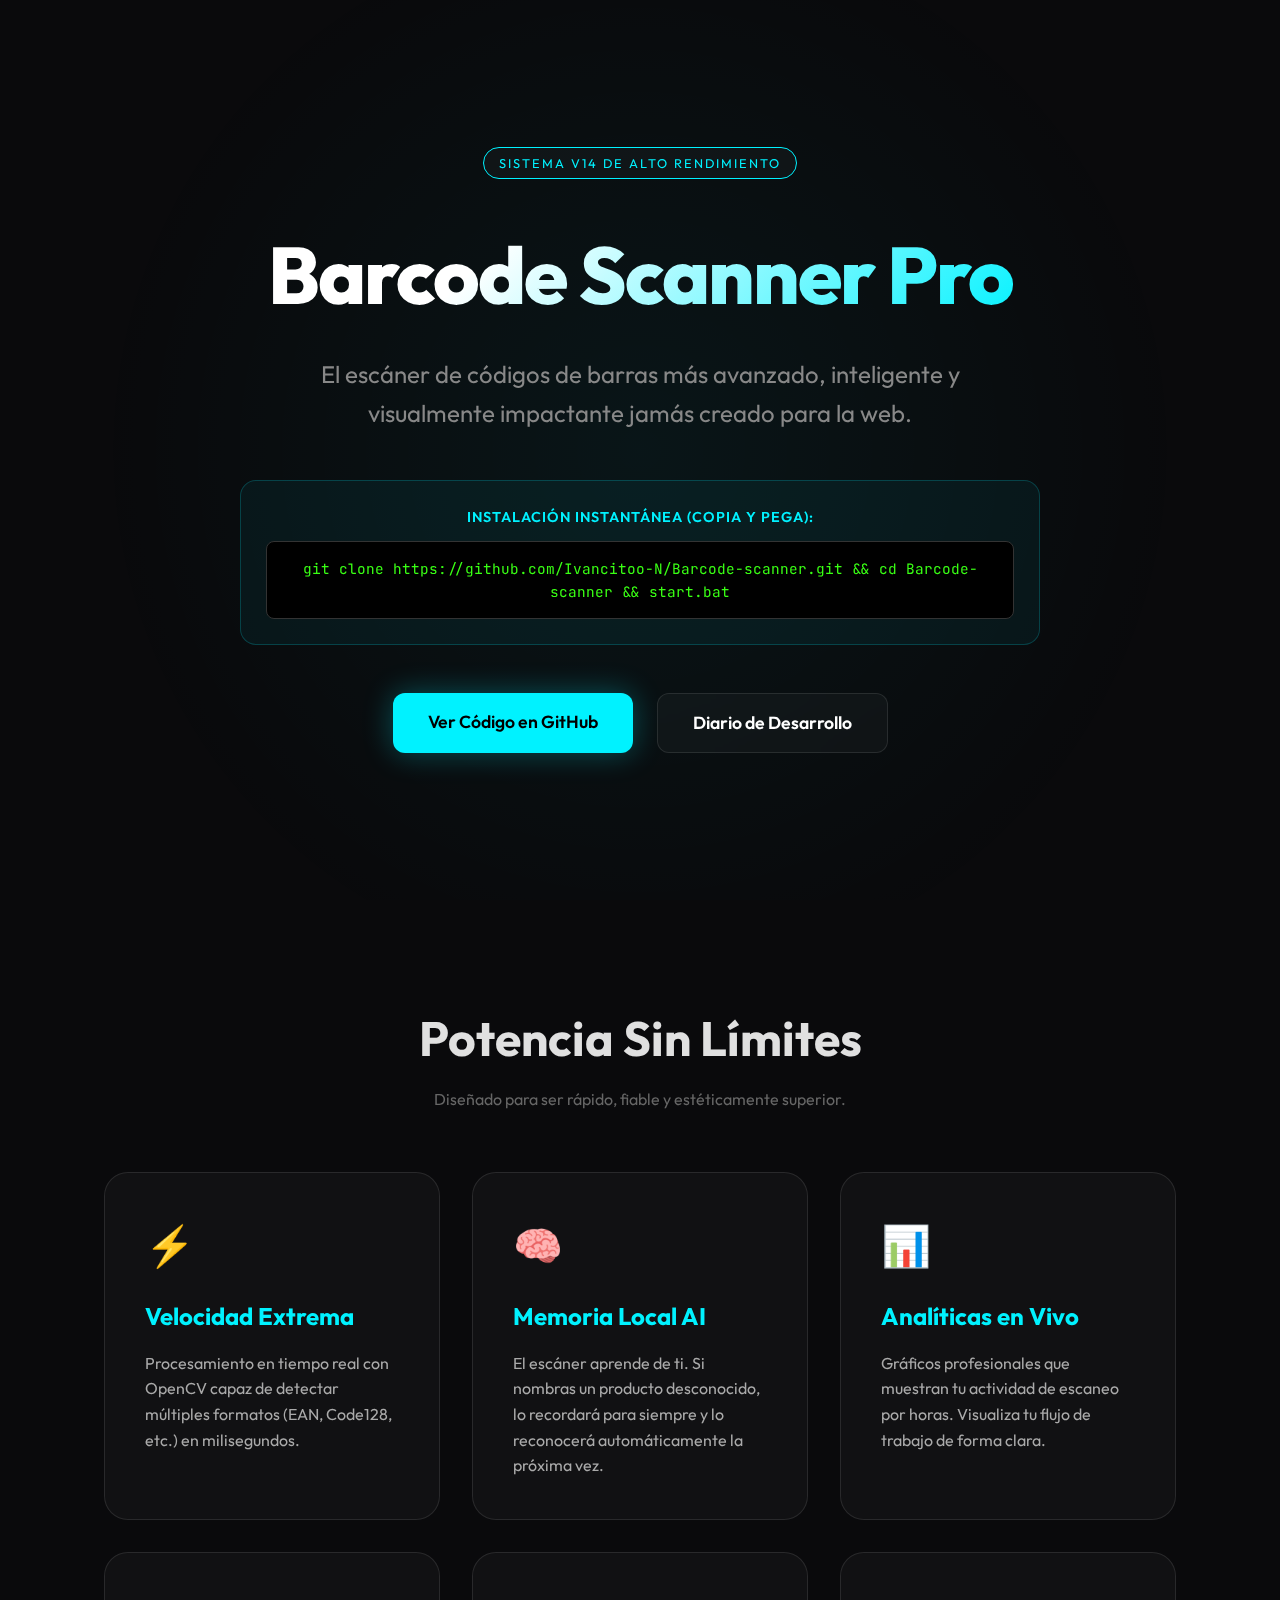
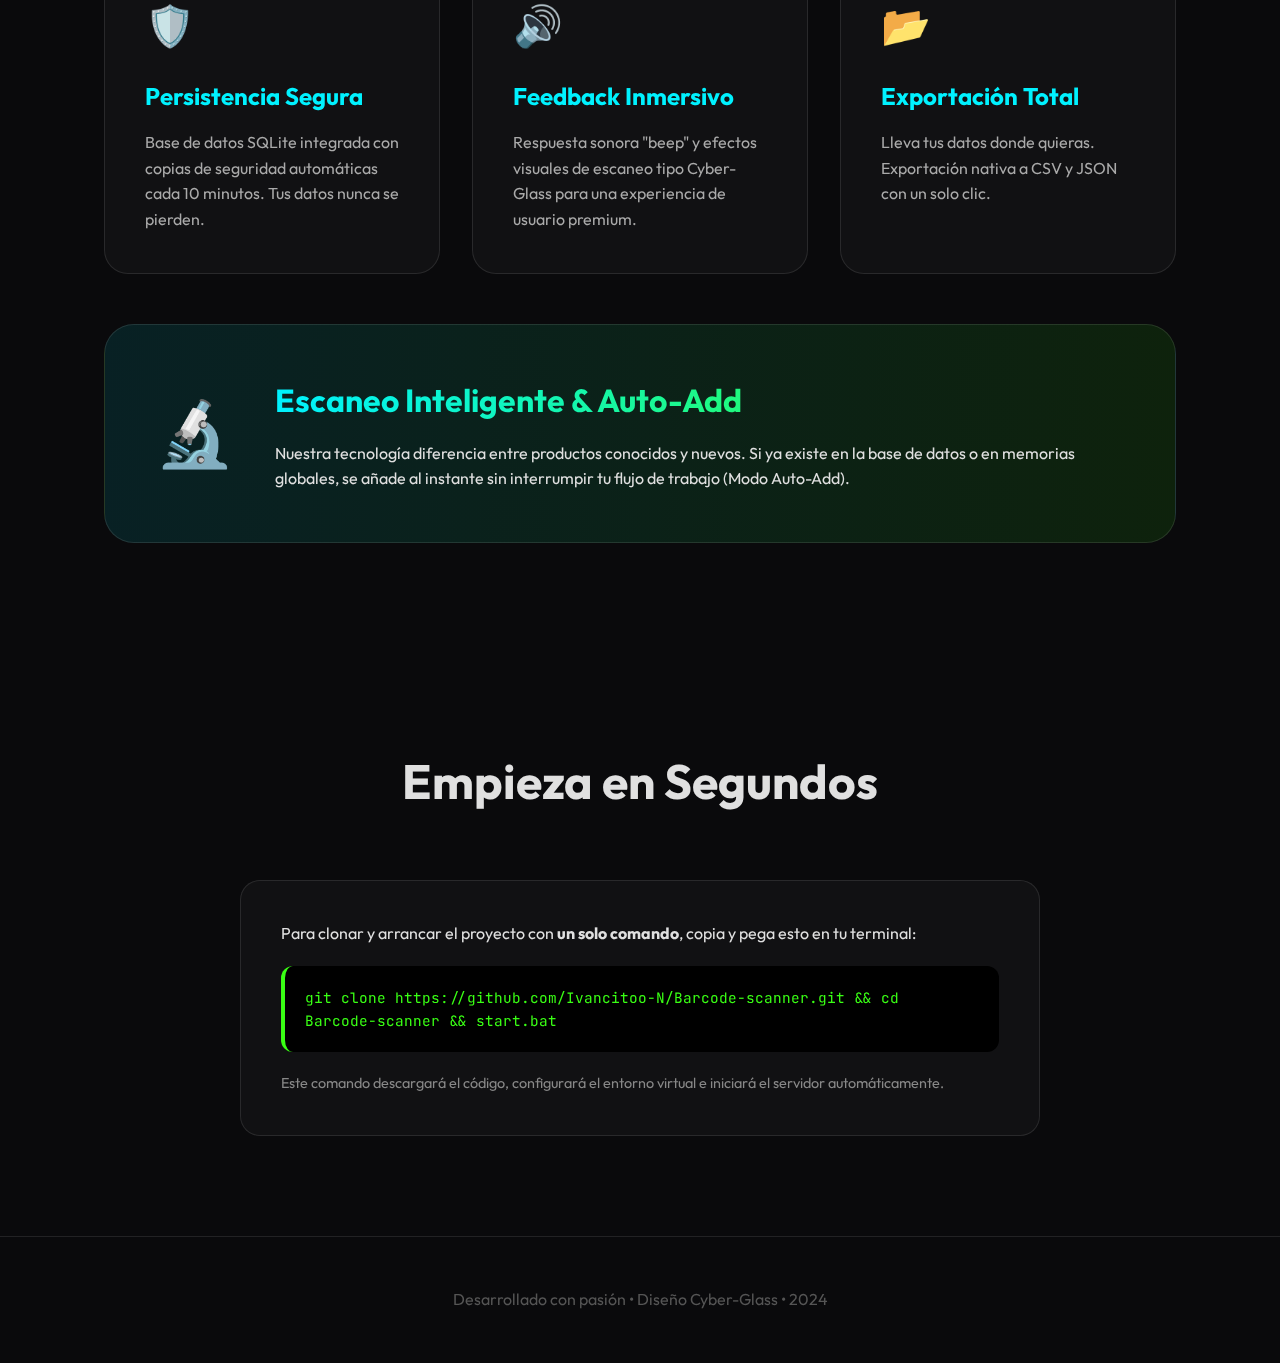
<file: docs/index.html>
<!DOCTYPE html>
<html lang="es">

<head>
    <meta charset="UTF-8">
    <meta name="viewport" content="width=device-width, initial-scale=1.0">
    <title>Barcode Scanner Pro - El Futuro del Escaneo 1D</title>
    <link href="https://fonts.googleapis.com/css2?family=Outfit:wght@300;400;600;800&family=JetBrains+Mono&display=swap"
        rel="stylesheet">
    <style>
        :root {
            --primary: #00f2ff;
            --secondary: #39ff14;
            --accent: #ff00ff;
            --bg: #0a0a0c;
            --glass: rgba(255, 255, 255, 0.03);
            --glass-border: rgba(255, 255, 255, 0.1);
        }

        * {
            margin: 0;
            padding: 0;
            box-sizing: border-box;
        }

        body {
            background-color: var(--bg);
            color: #e0e0e0;
            font-family: 'Outfit', sans-serif;
            overflow-x: hidden;
            line-height: 1.6;
        }

        /* --- Background Animation --- */
        .bg-glow {
            position: fixed;
            top: 0;
            left: 0;
            width: 100%;
            height: 100%;
            background: radial-gradient(circle at 50% 50%, rgba(0, 242, 255, 0.05) 0%, transparent 70%);
            z-index: -1;
        }

        /* --- Hero Section --- */
        header {
            height: 100vh;
            display: flex;
            flex-direction: column;
            align-items: center;
            justify-content: center;
            text-align: center;
            padding: 2rem;
            position: relative;
        }

        .cyber-badge {
            background: var(--glass);
            border: 1px solid var(--primary);
            color: var(--primary);
            padding: 5px 15px;
            border-radius: 50px;
            font-size: 0.8rem;
            letter-spacing: 2px;
            text-transform: uppercase;
            margin-bottom: 2rem;
            animation: pulse 2s infinite;
        }

        h1 {
            font-size: 5rem;
            font-weight: 800;
            margin-bottom: 1rem;
            background: linear-gradient(135deg, #fff 30%, var(--primary) 100%);
            -webkit-background-clip: text;
            background-clip: text;
            -webkit-text-fill-color: transparent;
            letter-spacing: -2px;
        }

        .hero-sub {
            font-size: 1.5rem;
            color: #888;
            max-width: 700px;
            margin-bottom: 3rem;
        }

        .cta-group {
            display: flex;
            gap: 1.5rem;
        }

        .btn {
            padding: 15px 35px;
            border-radius: 12px;
            font-weight: 600;
            text-decoration: none;
            transition: all 0.3s ease;
            font-size: 1.1rem;
        }

        .btn-primary {
            background: var(--primary);
            color: #000;
            box-shadow: 0 0 30px rgba(0, 242, 255, 0.3);
        }

        .btn-primary:hover {
            transform: translateY(-5px);
            box-shadow: 0 0 50px rgba(0, 242, 255, 0.5);
        }

        .btn-secondary {
            background: var(--glass);
            color: #fff;
            border: 1px solid var(--glass-border);
            backdrop-filter: blur(10px);
        }

        .btn-secondary:hover {
            background: rgba(255, 255, 255, 0.1);
        }

        /* --- Features section --- */
        section {
            padding: 100px 5%;
            max-width: 1200px;
            margin: 0 auto;
        }

        .section-title {
            text-align: center;
            margin-bottom: 60px;
        }

        .section-title h2 {
            font-size: 3rem;
            margin-bottom: 10px;
        }

        .feature-grid {
            display: grid;
            grid-template-columns: repeat(auto-fit, minmax(300px, 1fr));
            gap: 2rem;
        }

        .card {
            background: var(--glass);
            border: 1px solid var(--glass-border);
            padding: 40px;
            border-radius: 24px;
            backdrop-filter: blur(20px);
            transition: all 0.3s ease;
        }

        .card:hover {
            border-color: var(--primary);
            transform: translateY(-10px);
            background: rgba(255, 255, 255, 0.05);
        }

        .card-icon {
            font-size: 2.5rem;
            margin-bottom: 20px;
            display: block;
        }

        .card h3 {
            font-size: 1.5rem;
            margin-bottom: 15px;
            color: var(--primary);
        }

        .card p {
            color: #aaa;
        }

        /* --- Special Feature: Smart scan --- */
        .smart-banner {
            background: linear-gradient(90deg, rgba(0, 242, 255, 0.1), rgba(57, 255, 20, 0.1));
            border-radius: 30px;
            padding: 50px;
            display: flex;
            align-items: center;
            gap: 40px;
            margin-top: 50px;
            border: 1px solid var(--glass-border);
        }

        .smart-text h3 {
            font-size: 2rem;
            margin-bottom: 15px;
            background: linear-gradient(to right, var(--primary), var(--secondary));
            -webkit-background-clip: text;
            background-clip: text;
            -webkit-text-fill-color: transparent;
        }

        /* --- Installation --- */
        .code-block {
            background: #000;
            padding: 20px;
            border-radius: 12px;
            font-family: 'JetBrains Mono', monospace;
            color: var(--secondary);
            border-left: 4px solid var(--secondary);
            margin: 20px 0;
            font-size: 0.9rem;
        }

        footer {
            padding: 50px;
            text-align: center;
            border-top: 1px solid var(--glass-border);
            color: #555;
        }

        @keyframes pulse {
            0% {
                opacity: 1;
            }

            50% {
                opacity: 0.5;
            }

            100% {
                opacity: 1;
            }
        }

        @media (max-width: 768px) {
            h1 {
                font-size: 3rem;
            }

            .smart-banner {
                flex-direction: column;
                text-align: center;
            }
        }
    </style>
</head>

<body>
    <div class="bg-glow"></div>

    <header>
        <div class="cyber-badge">SISTEMA V14 DE ALTO RENDIMIENTO</div>
        <h1>Barcode Scanner Pro</h1>
        <p class="hero-sub">El escáner de códigos de barras más avanzado, inteligente y visualmente impactante jamás
            creado para la web.</p>

        <div
            style="margin-bottom: 3rem; background: rgba(0,242,255,0.05); padding: 25px; border-radius: 16px; border: 1px solid rgba(0,242,255,0.2); max-width: 800px; width: 100%;">
            <p
                style="font-size: 0.9rem; margin-bottom: 12px; color: var(--primary); font-weight: 600; letter-spacing: 1px;">
                INSTALACIÓN INSTANTÁNEA (COPIA Y PEGA):</p>
            <code
                style="display: block; background: #000; color: #39ff14; padding: 15px; border-radius: 8px; font-family: 'JetBrains Mono', monospace; font-size: 0.9rem; overflow-x: auto; border: 1px solid #333;">git clone https://github.com/Ivancitoo-N/Barcode-scanner.git && cd Barcode-scanner && start.bat</code>
        </div>

        <div class="cta-group">
            <a href="https://github.com/Ivancitoo-N/Barcode-scanner" class="btn btn-primary">Ver Código en GitHub</a>
            <a href="DEVELOPMENT_LOG.md" class="btn btn-secondary">Diario de Desarrollo</a>
        </div>
    </header>

    <section id="features">
        <div class="section-title">
            <h2>Potencia Sin Límites</h2>
            <p style="color: #666;">Diseñado para ser rápido, fiable y estéticamente superior.</p>
        </div>

        <div class="feature-grid">
            <div class="card">
                <span class="card-icon">⚡</span>
                <h3>Velocidad Extrema</h3>
                <p>Procesamiento en tiempo real con OpenCV capaz de detectar múltiples formatos (EAN, Code128, etc.) en
                    milisegundos.</p>
            </div>
            <div class="card">
                <span class="card-icon">🧠</span>
                <h3>Memoria Local AI</h3>
                <p>El escáner aprende de ti. Si nombras un producto desconocido, lo recordará para siempre y lo
                    reconocerá automáticamente la próxima vez.</p>
            </div>
            <div class="card">
                <span class="card-icon">📊</span>
                <h3>Analíticas en Vivo</h3>
                <p>Gráficos profesionales que muestran tu actividad de escaneo por horas. Visualiza tu flujo de trabajo
                    de forma clara.</p>
            </div>
            <div class="card">
                <span class="card-icon">🛡️</span>
                <h3>Persistencia Segura</h3>
                <p>Base de datos SQLite integrada con copias de seguridad automáticas cada 10 minutos. Tus datos nunca
                    se pierden.</p>
            </div>
            <div class="card">
                <span class="card-icon">🔊</span>
                <h3>Feedback Inmersivo</h3>
                <p>Respuesta sonora "beep" y efectos visuales de escaneo tipo Cyber-Glass para una experiencia de
                    usuario premium.</p>
            </div>
            <div class="card">
                <span class="card-icon">📂</span>
                <h3>Exportación Total</h3>
                <p>Lleva tus datos donde quieras. Exportación nativa a CSV y JSON con un solo clic.</p>
            </div>
        </div>

        <div class="smart-banner">
            <div style="font-size: 4rem;">🔬</div>
            <div class="smart-text">
                <h3>Escaneo Inteligente & Auto-Add</h3>
                <p>Nuestra tecnología diferencia entre productos conocidos y nuevos. Si ya existe en la base de datos o
                    en memorias globales, se añade al instante sin interrumpir tu flujo de trabajo (Modo Auto-Add).</p>
            </div>
        </div>
    </section>

    <section>
        <div class="section-title">
            <h2>Empieza en Segundos</h2>
        </div>
        <div
            style="max-width: 800px; margin: 0 auto; background: var(--glass); padding: 40px; border-radius: 20px; border: 1px solid var(--glass-border);">
            <p>Para clonar y arrancar el proyecto con <b>un solo comando</b>, copia y pega esto en tu terminal:</p>
            <div class="code-block">
                git clone https://github.com/Ivancitoo-N/Barcode-scanner.git && cd Barcode-scanner && start.bat
            </div>
            <p style="margin-top: 20px; font-size: 0.9rem; color: #888;">Este comando descargará el código, configurará
                el entorno virtual e iniciará el servidor automáticamente.</p>
        </div>
    </section>

    <footer>
        <p>Desarrollado con pasión • Diseño Cyber-Glass • 2024</p>
    </footer>

    <script>
        // Smooth scroll
        document.querySelectorAll('a[href^="#"]').forEach(anchor => {
            anchor.addEventListener('click', function (e) {
                e.preventDefault();
                document.querySelector(this.getAttribute('href')).scrollIntoView({
                    behavior: 'smooth'
                });
            });
        });
    </script>
</body>

</html>
</file>
